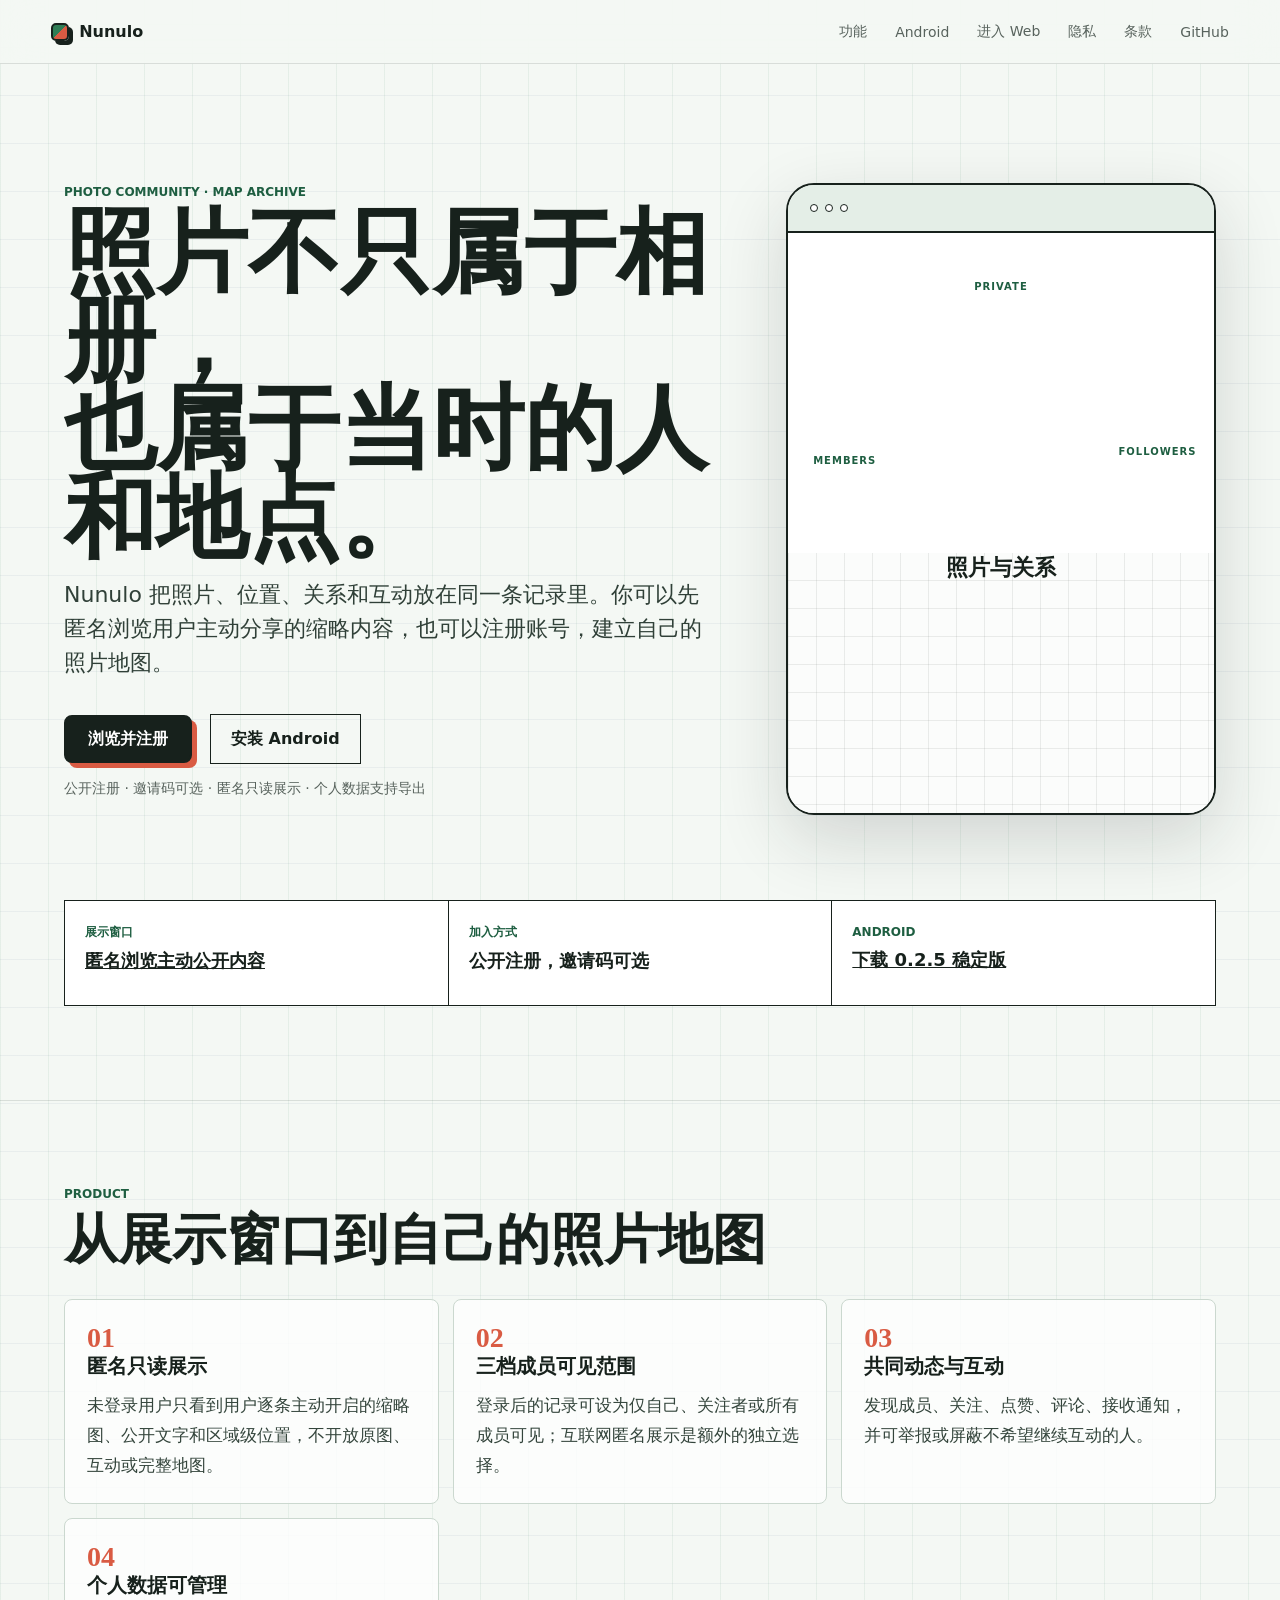
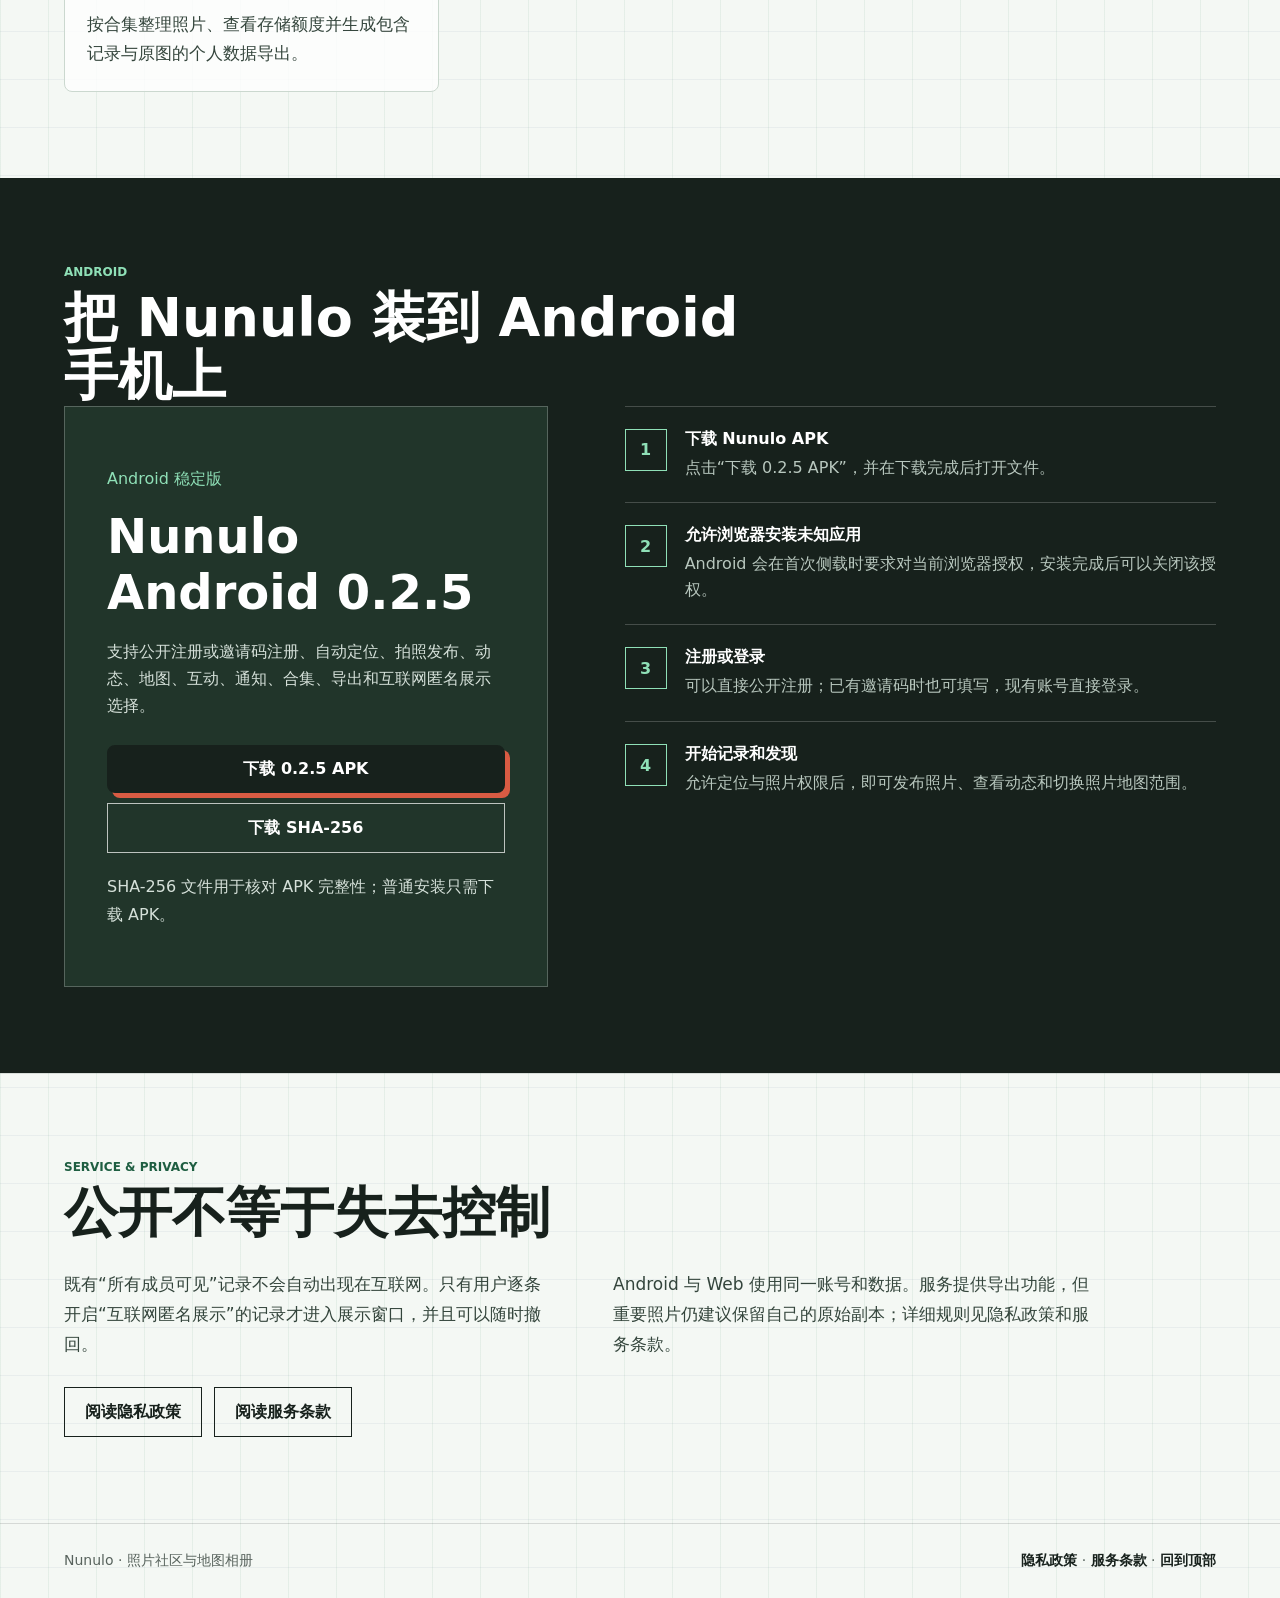
<file: release-site/index.html>
<!doctype html>
<html lang="zh-CN">
  <head>
    <link rel="icon" href="/nunulo-mark.svg" type="image/svg+xml" />
    <link rel="manifest" href="/manifest.webmanifest" />
    <link rel="apple-touch-icon" href="/apple-touch-icon.png" />
    <meta name="theme-color" content="#E8635C" />
    <meta charset="utf-8" />
    <meta name="viewport" content="width=device-width, initial-scale=1" />
    <meta name="description" content="Nunulo 是一个照片社区与地图相册，支持匿名只读浏览、公开注册、共同记录、互动、合集与个人数据管理。" />
    <title>Nunulo | 照片社区与地图相册</title>
    <link rel="stylesheet" href="./styles.css" />
  </head>
  <body>
    <header class="site-header" aria-label="站点导航">
      <a class="brand" href="#top" aria-label="Nunulo 首页"><span class="brand-mark" aria-hidden="true"></span><span>Nunulo</span></a>
      <nav class="nav-links" aria-label="页面链接"><a href="#features">功能</a><a href="#download">Android</a><a href="/app/">进入 Web</a><a href="/privacy/">隐私</a><a href="/terms/">条款</a><a href="https://github.com/Nunulo">GitHub</a></nav>
    </header>

    <main id="top">
      <section class="hero" aria-labelledby="hero-title">
        <div class="hero-copy">
          <p class="eyebrow">Photo community · map archive</p>
          <h1 id="hero-title">照片不只属于相册，<br />也属于当时的人和地点。</h1>
          <p class="lede">Nunulo 把照片、位置、关系和互动放在同一条记录里。你可以先匿名浏览用户主动分享的缩略内容，也可以注册账号，建立自己的照片地图。</p>
          <div class="hero-actions"><a class="primary-action" href="/app/">浏览并注册</a><a class="secondary-action" href="#download">安装 Android</a></div>
          <p class="release-note">公开注册 · 邀请码可选 · 匿名只读展示 · 个人数据支持导出</p>
        </div>
        <aside class="screen-slot" aria-label="Nunulo 核心能力">
          <div class="slot-topline"><span></span><span></span><span></span></div>
          <div class="photo-orbit"><span>PRIVATE</span><span>FOLLOWERS</span><span>MEMBERS</span><strong>PHOTO<br />WORLD</strong></div>
          <div class="slot-body"><p>照片与关系</p><span>匿名发现、公开注册、多人动态、地图、互动、合集、导出与治理</span></div>
        </aside>
      </section>

      <section class="status-band" aria-label="当前状态">
        <div><span class="status-label">展示窗口</span><strong><a href="/app/">匿名浏览主动公开内容</a></strong></div>
        <div><span class="status-label">加入方式</span><strong>公开注册，邀请码可选</strong></div>
        <div><span class="status-label">Android</span><strong><a href="#download">下载 0.2.5 稳定版</a></strong></div>
      </section>

      <section class="section" id="features" aria-labelledby="features-title">
        <div class="section-heading"><p class="eyebrow">Product</p><h2 id="features-title">从展示窗口到自己的照片地图</h2></div>
        <div class="surface-list feature-list">
          <article><span>01</span><h3>匿名只读展示</h3><p>未登录用户只看到用户逐条主动开启的缩略图、公开文字和区域级位置，不开放原图、互动或完整地图。</p></article>
          <article><span>02</span><h3>三档成员可见范围</h3><p>登录后的记录可设为仅自己、关注者或所有成员可见；互联网匿名展示是额外的独立选择。</p></article>
          <article><span>03</span><h3>共同动态与互动</h3><p>发现成员、关注、点赞、评论、接收通知，并可举报或屏蔽不希望继续互动的人。</p></article>
          <article><span>04</span><h3>个人数据可管理</h3><p>按合集整理照片、查看存储额度并生成包含记录与原图的个人数据导出。</p></article>
        </div>
      </section>

      <section class="section download-section" id="download" aria-labelledby="download-title">
        <div class="section-heading"><p class="eyebrow">Android</p><h2 id="download-title">把 Nunulo 装到 Android 手机上</h2></div>
        <div class="download-grid">
          <div class="download-card">
            <p class="download-kicker">Android 稳定版</p>
            <h3>Nunulo Android 0.2.5</h3>
            <p>支持公开注册或邀请码注册、自动定位、拍照发布、动态、地图、互动、通知、合集、导出和互联网匿名展示选择。</p>
            <div class="download-actions">
              <a class="primary-action" href="https://github.com/nunulo/nunulo-android/releases/download/v0.2.5/nunulo-android.apk">下载 0.2.5 APK</a>
              <a class="secondary-action" href="https://github.com/nunulo/nunulo-android/releases/download/v0.2.5/nunulo-android.sha256">下载 SHA-256</a>
            </div>
            <p class="download-note">SHA-256 文件用于核对 APK 完整性；普通安装只需下载 APK。</p>
          </div>
          <ol class="install-steps">
            <li><span>1</span><div><strong>下载 Nunulo APK</strong><p>点击“下载 0.2.5 APK”，并在下载完成后打开文件。</p></div></li>
            <li><span>2</span><div><strong>允许浏览器安装未知应用</strong><p>Android 会在首次侧载时要求对当前浏览器授权，安装完成后可以关闭该授权。</p></div></li>
            <li><span>3</span><div><strong>注册或登录</strong><p>可以直接公开注册；已有邀请码时也可填写，现有账号直接登录。</p></div></li>
            <li><span>4</span><div><strong>开始记录和发现</strong><p>允许定位与照片权限后，即可发布照片、查看动态和切换照片地图范围。</p></div></li>
          </ol>
        </div>
      </section>

      <section class="section boundaries" aria-labelledby="boundaries-title">
        <div class="section-heading"><p class="eyebrow">Service & privacy</p><h2 id="boundaries-title">公开不等于失去控制</h2></div>
        <div class="copy-grid"><p>既有“所有成员可见”记录不会自动出现在互联网。只有用户逐条开启“互联网匿名展示”的记录才进入展示窗口，并且可以随时撤回。</p><p>Android 与 Web 使用同一账号和数据。服务提供导出功能，但重要照片仍建议保留自己的原始副本；详细规则见隐私政策和服务条款。</p></div>
        <div class="policy-actions"><a class="secondary-action" href="/privacy/">阅读隐私政策</a><a class="secondary-action" href="/terms/">阅读服务条款</a></div>
      </section>
    </main>

    <footer class="site-footer"><span>Nunulo · 照片社区与地图相册</span><span><a href="/privacy/">隐私政策</a> · <a href="/terms/">服务条款</a> · <a href="#top">回到顶部</a></span></footer>
  </body>
</html>
</file>
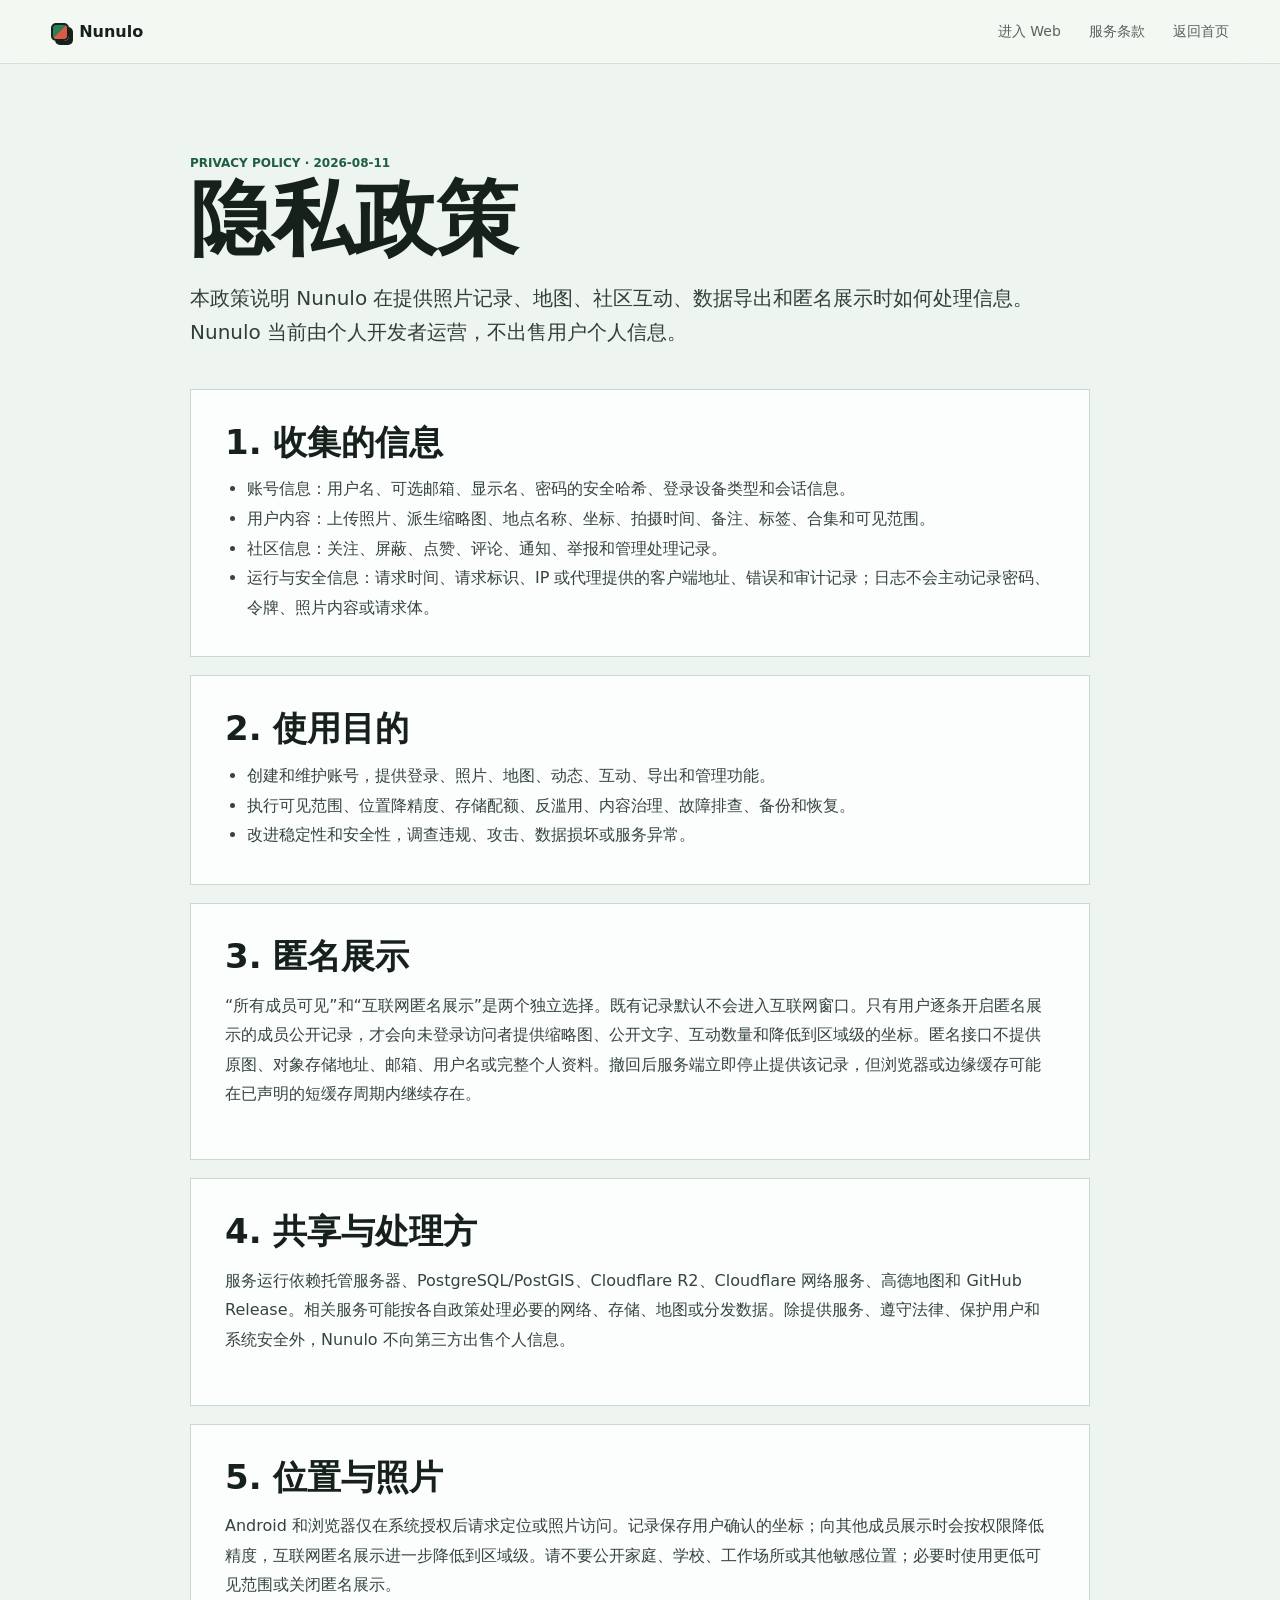
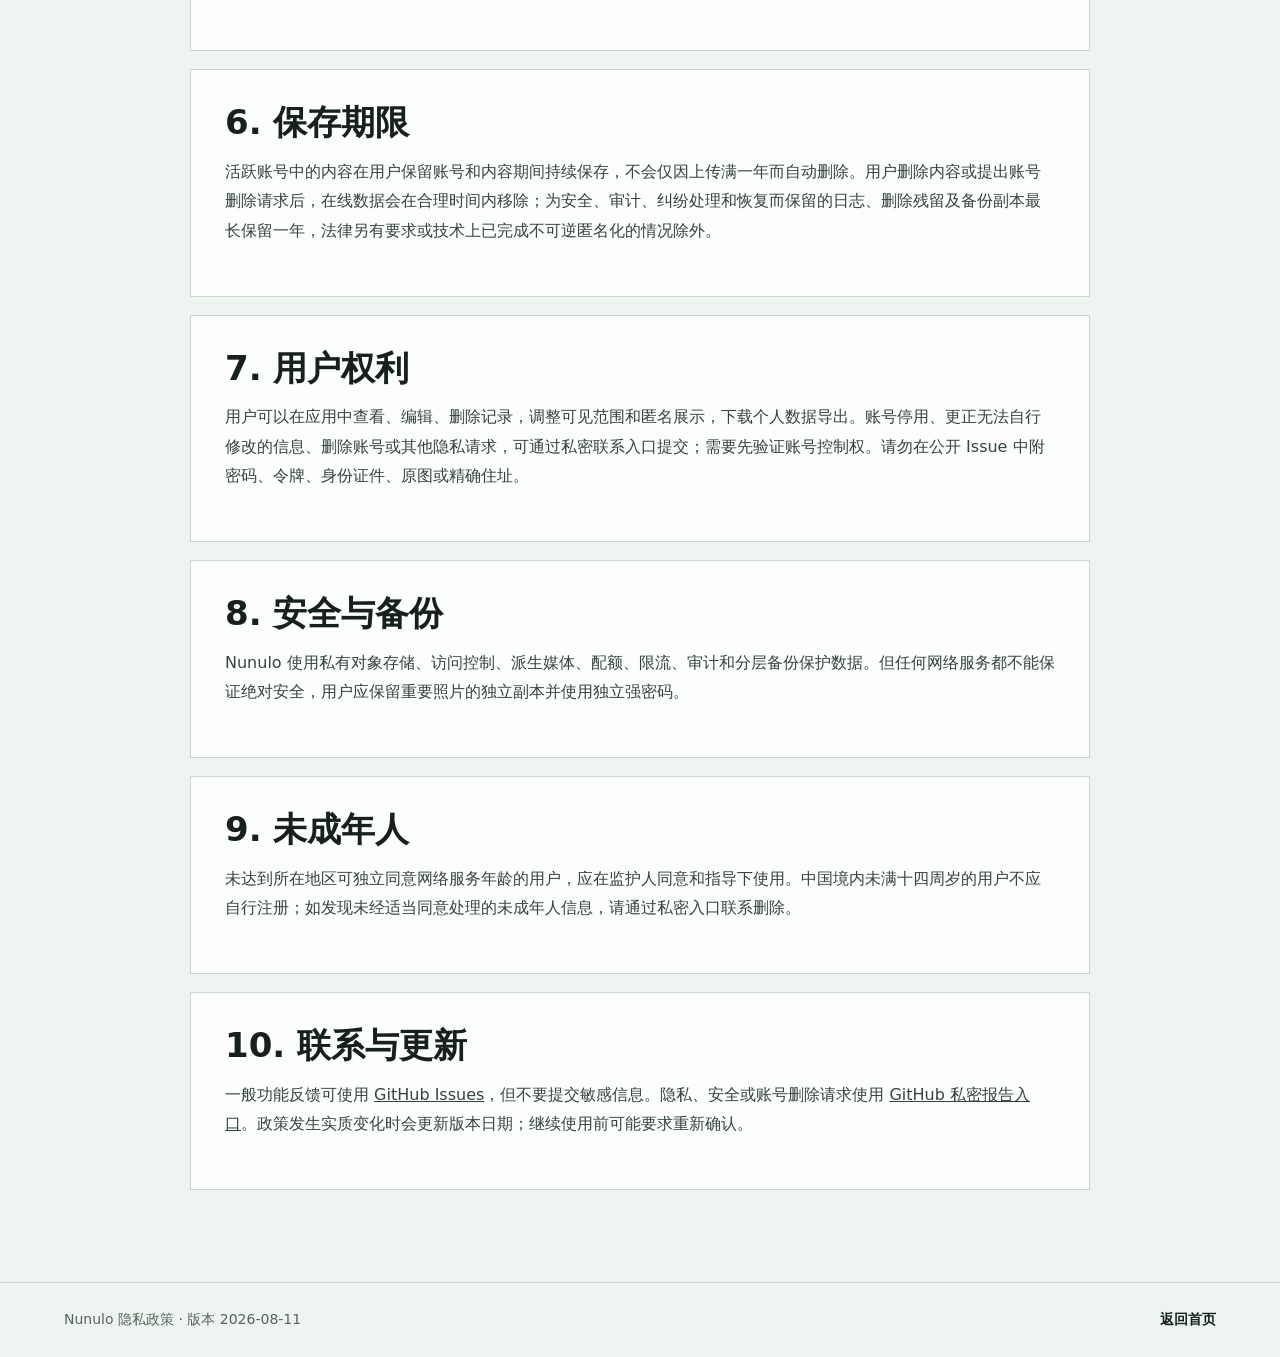
<file: release-site/privacy/index.html>
<!doctype html>
<html lang="zh-CN">
  <head>
    <meta charset="utf-8" />
    <meta name="viewport" content="width=device-width, initial-scale=1" />
    <meta name="description" content="Nunulo 隐私政策" />
    <title>隐私政策 | Nunulo</title>
    <link rel="stylesheet" href="../styles.css" />
  </head>
  <body class="policy-page">
    <header class="site-header"><a class="brand" href="/"><span class="brand-mark" aria-hidden="true"></span><span>Nunulo</span></a><nav class="nav-links"><a href="/app/">进入 Web</a><a href="/terms/">服务条款</a><a href="/">返回首页</a></nav></header>
    <main class="policy-document">
      <p class="eyebrow">Privacy policy · 2026-08-11</p>
      <h1>隐私政策</h1>
      <p class="policy-lede">本政策说明 Nunulo 在提供照片记录、地图、社区互动、数据导出和匿名展示时如何处理信息。Nunulo 当前由个人开发者运营，不出售用户个人信息。</p>

      <section><h2>1. 收集的信息</h2><ul><li>账号信息：用户名、可选邮箱、显示名、密码的安全哈希、登录设备类型和会话信息。</li><li>用户内容：上传照片、派生缩略图、地点名称、坐标、拍摄时间、备注、标签、合集和可见范围。</li><li>社区信息：关注、屏蔽、点赞、评论、通知、举报和管理处理记录。</li><li>运行与安全信息：请求时间、请求标识、IP 或代理提供的客户端地址、错误和审计记录；日志不会主动记录密码、令牌、照片内容或请求体。</li></ul></section>

      <section><h2>2. 使用目的</h2><ul><li>创建和维护账号，提供登录、照片、地图、动态、互动、导出和管理功能。</li><li>执行可见范围、位置降精度、存储配额、反滥用、内容治理、故障排查、备份和恢复。</li><li>改进稳定性和安全性，调查违规、攻击、数据损坏或服务异常。</li></ul></section>

      <section><h2>3. 匿名展示</h2><p>“所有成员可见”和“互联网匿名展示”是两个独立选择。既有记录默认不会进入互联网窗口。只有用户逐条开启匿名展示的成员公开记录，才会向未登录访问者提供缩略图、公开文字、互动数量和降低到区域级的坐标。匿名接口不提供原图、对象存储地址、邮箱、用户名或完整个人资料。撤回后服务端立即停止提供该记录，但浏览器或边缘缓存可能在已声明的短缓存周期内继续存在。</p></section>

      <section><h2>4. 共享与处理方</h2><p>服务运行依赖托管服务器、PostgreSQL/PostGIS、Cloudflare R2、Cloudflare 网络服务、高德地图和 GitHub Release。相关服务可能按各自政策处理必要的网络、存储、地图或分发数据。除提供服务、遵守法律、保护用户和系统安全外，Nunulo 不向第三方出售个人信息。</p></section>

      <section><h2>5. 位置与照片</h2><p>Android 和浏览器仅在系统授权后请求定位或照片访问。记录保存用户确认的坐标；向其他成员展示时会按权限降低精度，互联网匿名展示进一步降低到区域级。请不要公开家庭、学校、工作场所或其他敏感位置；必要时使用更低可见范围或关闭匿名展示。</p></section>

      <section><h2>6. 保存期限</h2><p>活跃账号中的内容在用户保留账号和内容期间持续保存，不会仅因上传满一年而自动删除。用户删除内容或提出账号删除请求后，在线数据会在合理时间内移除；为安全、审计、纠纷处理和恢复而保留的日志、删除残留及备份副本最长保留一年，法律另有要求或技术上已完成不可逆匿名化的情况除外。</p></section>

      <section><h2>7. 用户权利</h2><p>用户可以在应用中查看、编辑、删除记录，调整可见范围和匿名展示，下载个人数据导出。账号停用、更正无法自行修改的信息、删除账号或其他隐私请求，可通过私密联系入口提交；需要先验证账号控制权。请勿在公开 Issue 中附密码、令牌、身份证件、原图或精确住址。</p></section>

      <section><h2>8. 安全与备份</h2><p>Nunulo 使用私有对象存储、访问控制、派生媒体、配额、限流、审计和分层备份保护数据。但任何网络服务都不能保证绝对安全，用户应保留重要照片的独立副本并使用独立强密码。</p></section>

      <section><h2>9. 未成年人</h2><p>未达到所在地区可独立同意网络服务年龄的用户，应在监护人同意和指导下使用。中国境内未满十四周岁的用户不应自行注册；如发现未经适当同意处理的未成年人信息，请通过私密入口联系删除。</p></section>

      <section><h2>10. 联系与更新</h2><p>一般功能反馈可使用 <a href="https://github.com/nunulo/nunulo-site/issues">GitHub Issues</a>，但不要提交敏感信息。隐私、安全或账号删除请求使用 <a href="https://github.com/nunulo/nunulo-site/security/advisories/new">GitHub 私密报告入口</a>。政策发生实质变化时会更新版本日期；继续使用前可能要求重新确认。</p></section>
    </main>
    <footer class="site-footer"><span>Nunulo 隐私政策 · 版本 2026-08-11</span><a href="/">返回首页</a></footer>
  </body>
</html>
</file>
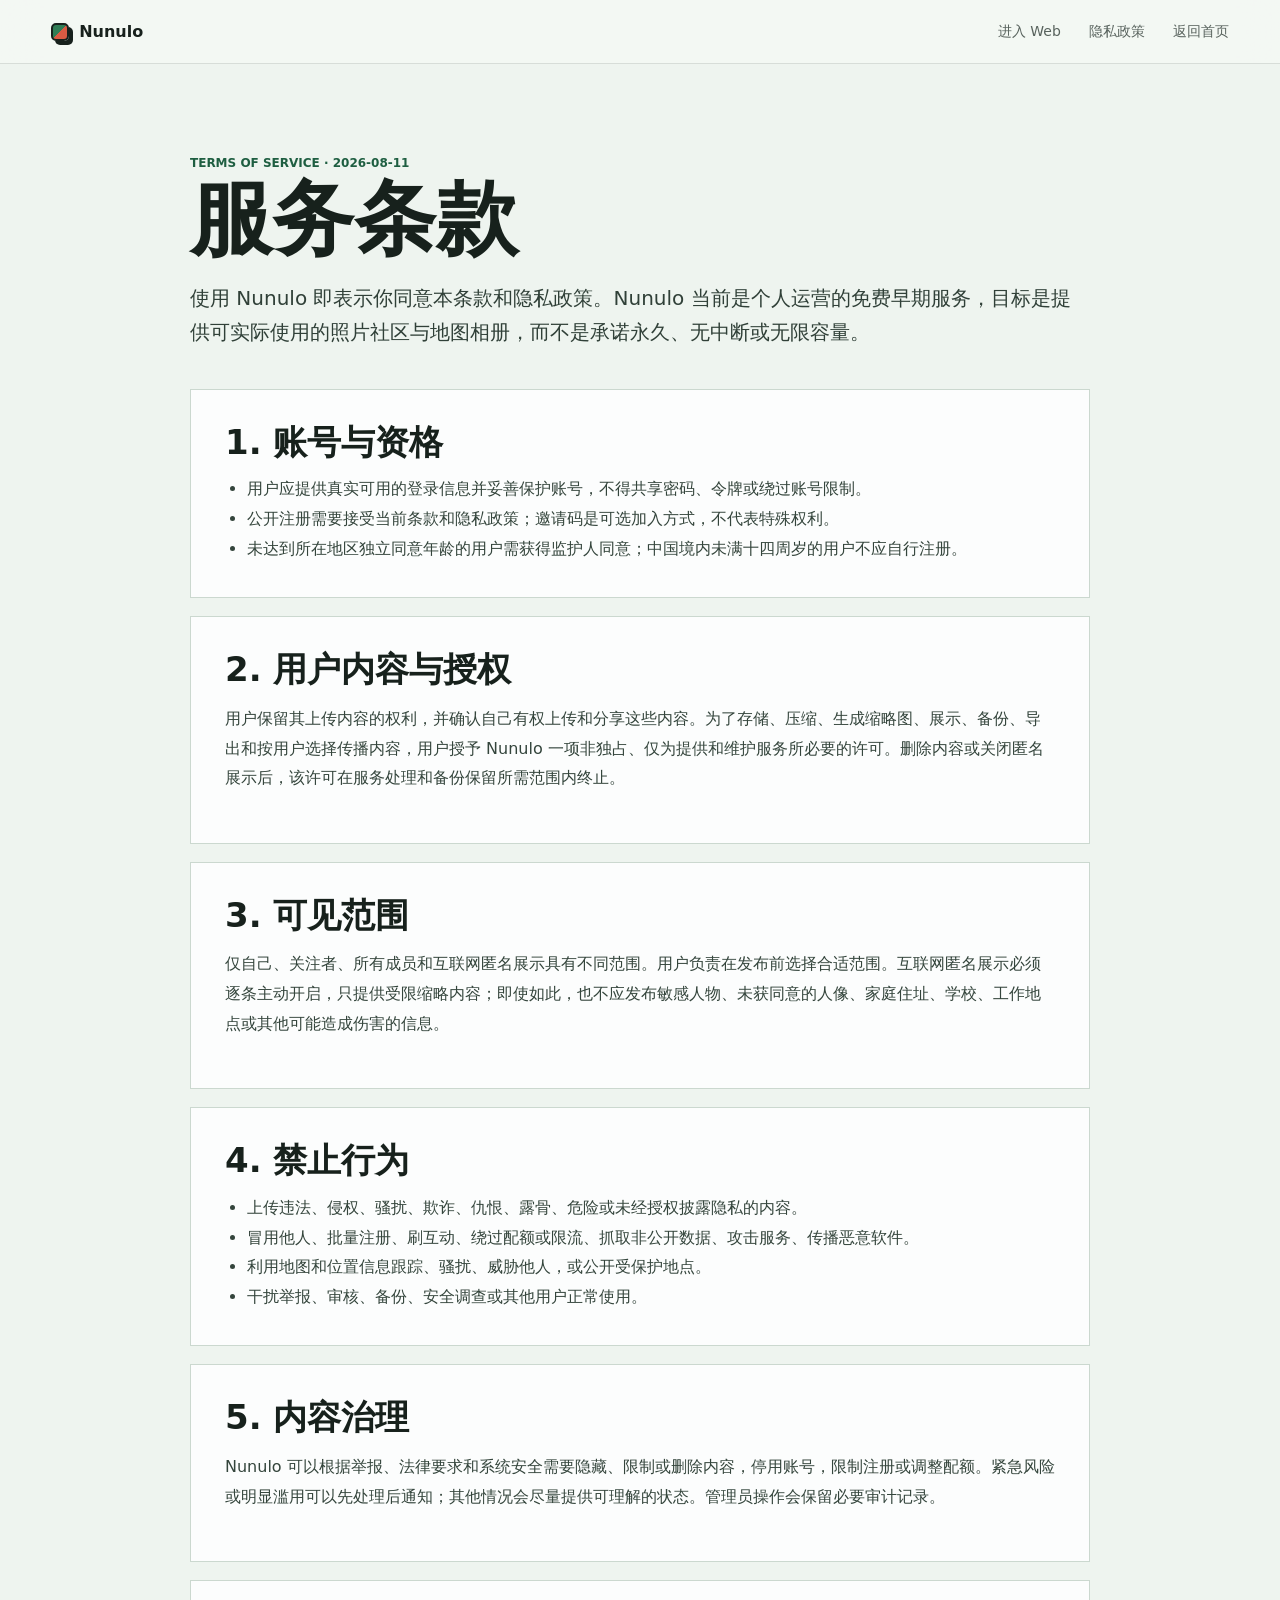
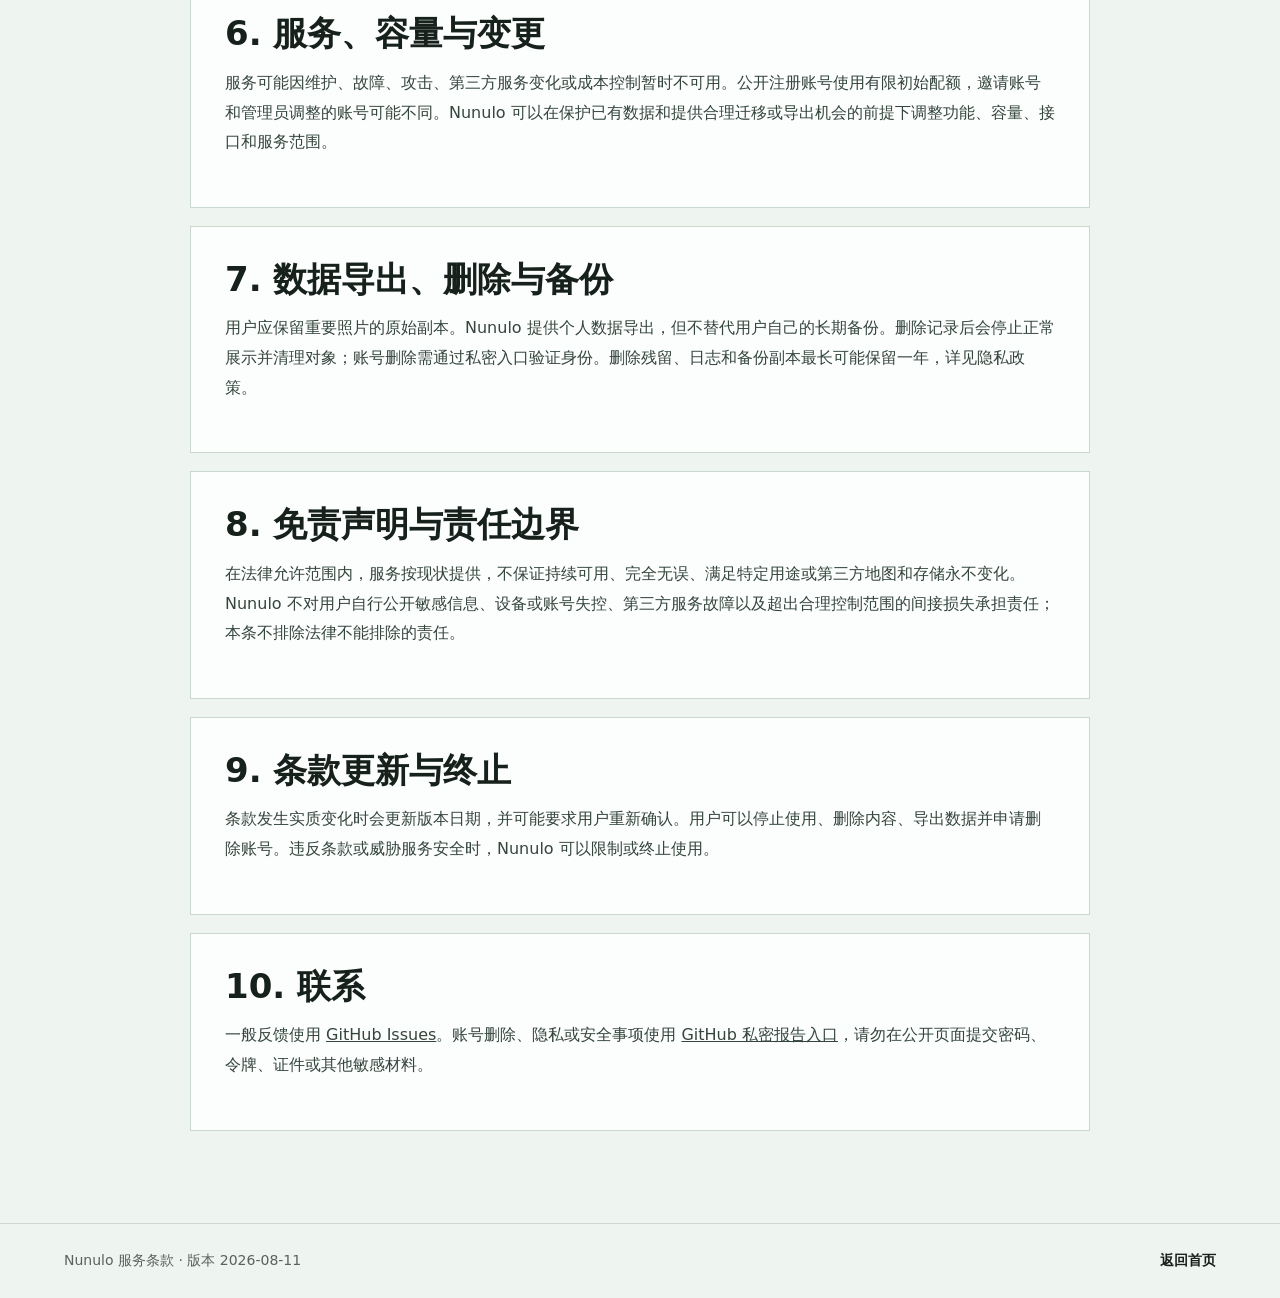
<file: release-site/terms/index.html>
<!doctype html>
<html lang="zh-CN">
  <head>
    <meta charset="utf-8" />
    <meta name="viewport" content="width=device-width, initial-scale=1" />
    <meta name="description" content="Nunulo 服务条款" />
    <title>服务条款 | Nunulo</title>
    <link rel="stylesheet" href="../styles.css" />
  </head>
  <body class="policy-page">
    <header class="site-header"><a class="brand" href="/"><span class="brand-mark" aria-hidden="true"></span><span>Nunulo</span></a><nav class="nav-links"><a href="/app/">进入 Web</a><a href="/privacy/">隐私政策</a><a href="/">返回首页</a></nav></header>
    <main class="policy-document">
      <p class="eyebrow">Terms of service · 2026-08-11</p>
      <h1>服务条款</h1>
      <p class="policy-lede">使用 Nunulo 即表示你同意本条款和隐私政策。Nunulo 当前是个人运营的免费早期服务，目标是提供可实际使用的照片社区与地图相册，而不是承诺永久、无中断或无限容量。</p>

      <section><h2>1. 账号与资格</h2><ul><li>用户应提供真实可用的登录信息并妥善保护账号，不得共享密码、令牌或绕过账号限制。</li><li>公开注册需要接受当前条款和隐私政策；邀请码是可选加入方式，不代表特殊权利。</li><li>未达到所在地区独立同意年龄的用户需获得监护人同意；中国境内未满十四周岁的用户不应自行注册。</li></ul></section>

      <section><h2>2. 用户内容与授权</h2><p>用户保留其上传内容的权利，并确认自己有权上传和分享这些内容。为了存储、压缩、生成缩略图、展示、备份、导出和按用户选择传播内容，用户授予 Nunulo 一项非独占、仅为提供和维护服务所必要的许可。删除内容或关闭匿名展示后，该许可在服务处理和备份保留所需范围内终止。</p></section>

      <section><h2>3. 可见范围</h2><p>仅自己、关注者、所有成员和互联网匿名展示具有不同范围。用户负责在发布前选择合适范围。互联网匿名展示必须逐条主动开启，只提供受限缩略内容；即使如此，也不应发布敏感人物、未获同意的人像、家庭住址、学校、工作地点或其他可能造成伤害的信息。</p></section>

      <section><h2>4. 禁止行为</h2><ul><li>上传违法、侵权、骚扰、欺诈、仇恨、露骨、危险或未经授权披露隐私的内容。</li><li>冒用他人、批量注册、刷互动、绕过配额或限流、抓取非公开数据、攻击服务、传播恶意软件。</li><li>利用地图和位置信息跟踪、骚扰、威胁他人，或公开受保护地点。</li><li>干扰举报、审核、备份、安全调查或其他用户正常使用。</li></ul></section>

      <section><h2>5. 内容治理</h2><p>Nunulo 可以根据举报、法律要求和系统安全需要隐藏、限制或删除内容，停用账号，限制注册或调整配额。紧急风险或明显滥用可以先处理后通知；其他情况会尽量提供可理解的状态。管理员操作会保留必要审计记录。</p></section>

      <section><h2>6. 服务、容量与变更</h2><p>服务可能因维护、故障、攻击、第三方服务变化或成本控制暂时不可用。公开注册账号使用有限初始配额，邀请账号和管理员调整的账号可能不同。Nunulo 可以在保护已有数据和提供合理迁移或导出机会的前提下调整功能、容量、接口和服务范围。</p></section>

      <section><h2>7. 数据导出、删除与备份</h2><p>用户应保留重要照片的原始副本。Nunulo 提供个人数据导出，但不替代用户自己的长期备份。删除记录后会停止正常展示并清理对象；账号删除需通过私密入口验证身份。删除残留、日志和备份副本最长可能保留一年，详见隐私政策。</p></section>

      <section><h2>8. 免责声明与责任边界</h2><p>在法律允许范围内，服务按现状提供，不保证持续可用、完全无误、满足特定用途或第三方地图和存储永不变化。Nunulo 不对用户自行公开敏感信息、设备或账号失控、第三方服务故障以及超出合理控制范围的间接损失承担责任；本条不排除法律不能排除的责任。</p></section>

      <section><h2>9. 条款更新与终止</h2><p>条款发生实质变化时会更新版本日期，并可能要求用户重新确认。用户可以停止使用、删除内容、导出数据并申请删除账号。违反条款或威胁服务安全时，Nunulo 可以限制或终止使用。</p></section>

      <section><h2>10. 联系</h2><p>一般反馈使用 <a href="https://github.com/nunulo/nunulo-site/issues">GitHub Issues</a>。账号删除、隐私或安全事项使用 <a href="https://github.com/nunulo/nunulo-site/security/advisories/new">GitHub 私密报告入口</a>，请勿在公开页面提交密码、令牌、证件或其他敏感材料。</p></section>
    </main>
    <footer class="site-footer"><span>Nunulo 服务条款 · 版本 2026-08-11</span><a href="/">返回首页</a></footer>
  </body>
</html>
</file>
<file: release-site/styles.css>
:root {
  color-scheme: light;
  --paper: #f4f8f4;
  --ink: #17211c;
  --muted: #58635d;
  --line: #cbd8cf;
  --leaf: #2f7d55;
  --leaf-deep: #1e5e41;
  --coral: #d95b43;
  --blue: #476a86;
  --white: #ffffff;
  --shadow: 0 24px 70px rgba(23, 33, 28, 0.16);
  font-family: Inter, "Noto Sans SC", "Microsoft YaHei", system-ui, -apple-system, BlinkMacSystemFont, sans-serif;
  background: var(--paper);
  color: var(--ink);
}

* {
  box-sizing: border-box;
}

html {
  scroll-behavior: smooth;
}

body {
  margin: 0;
  min-width: 320px;
  background:
    linear-gradient(90deg, rgba(47, 125, 85, 0.08) 1px, transparent 1px) 0 0 / 48px 48px,
    linear-gradient(0deg, rgba(71, 106, 134, 0.07) 1px, transparent 1px) 0 0 / 48px 48px,
    var(--paper);
}

a {
  color: inherit;
}

.site-header {
  position: sticky;
  top: 0;
  z-index: 10;
  display: flex;
  align-items: center;
  justify-content: space-between;
  gap: 24px;
  min-height: 64px;
  padding: 14px clamp(18px, 4vw, 56px);
  border-bottom: 1px solid rgba(23, 33, 28, 0.12);
  background: rgba(244, 248, 244, 0.92);
  backdrop-filter: blur(18px);
}

.brand,
.nav-links {
  display: flex;
  align-items: center;
}

.brand {
  gap: 10px;
  font-weight: 760;
  text-decoration: none;
}

.brand-mark {
  width: 18px;
  height: 18px;
  border: 2px solid var(--ink);
  border-radius: 5px;
  background: linear-gradient(135deg, var(--leaf) 0 48%, var(--coral) 48% 100%);
  box-shadow: 4px 4px 0 var(--ink);
}

.nav-links {
  gap: clamp(12px, 3vw, 28px);
  font-size: 14px;
  color: var(--muted);
}

.nav-links a {
  text-decoration: none;
}

.nav-links a:hover,
.nav-links a:focus-visible {
  color: var(--ink);
}

.hero {
  display: grid;
  grid-template-columns: minmax(0, 1fr) minmax(280px, 430px);
  align-items: center;
  gap: clamp(28px, 6vw, 84px);
  min-height: calc(100svh - 64px);
  padding: clamp(44px, 8vw, 92px) clamp(18px, 5vw, 72px) clamp(34px, 5vw, 58px);
}

.hero-copy {
  max-width: 760px;
}

.eyebrow,
.status-label {
  margin: 0;
  color: var(--leaf-deep);
  font-size: 12px;
  font-weight: 780;
  letter-spacing: 0;
  text-transform: uppercase;
}

h1,
h2,
h3,
p {
  overflow-wrap: anywhere;
}

h1 {
  margin: 10px 0 16px;
  font-size: 92px;
  line-height: 0.96;
  letter-spacing: 0;
  font-weight: 860;
}

.lede {
  max-width: 650px;
  margin: 0;
  color: #304038;
  font-size: 22px;
  line-height: 1.55;
}

.hero-actions {
  display: flex;
  flex-wrap: wrap;
  align-items: center;
  gap: 14px 18px;
  margin-top: 34px;
}

.primary-action {
  display: inline-flex;
  align-items: center;
  justify-content: center;
  min-height: 48px;
  padding: 0 22px;
  border: 2px solid var(--ink);
  border-radius: 8px;
  background: var(--ink);
  color: var(--white);
  font-weight: 760;
  text-decoration: none;
  box-shadow: 5px 5px 0 var(--coral);
  transition: transform 160ms ease, box-shadow 160ms ease;
}

.secondary-action {
  display: inline-flex;
  align-items: center;
  justify-content: center;
  min-height: 50px;
  padding: 0 20px;
  border: 1px solid var(--ink);
  color: var(--ink);
  font-weight: 800;
  text-decoration: none;
}

.photo-orbit {
  position: relative;
  display: grid;
  place-items: center;
  min-height: 280px;
  margin: 20px;
  border: 1px solid rgba(255, 255, 255, 0.25);
  border-radius: 50%;
  color: var(--white);
}

.photo-orbit::before,
.photo-orbit::after {
  content: "";
  position: absolute;
  inset: 16%;
  border: 1px dashed rgba(255, 255, 255, 0.35);
  border-radius: 50%;
}

.photo-orbit::after {
  inset: 32%;
}

.photo-orbit strong {
  z-index: 1;
  text-align: center;
  font-family: Georgia, serif;
  font-size: 34px;
  line-height: 0.95;
}

.photo-orbit span {
  position: absolute;
  z-index: 1;
  padding: 5px 8px;
  background: var(--white);
  color: var(--leaf-deep);
  font-size: 10px;
  font-weight: 900;
  letter-spacing: 0.1em;
}

.photo-orbit span:nth-child(1) { top: 8%; }
.photo-orbit span:nth-child(2) { right: -3%; bottom: 25%; }
.photo-orbit span:nth-child(3) { left: -1%; bottom: 22%; }

.status-band a {
  color: inherit;
}

.feature-list {
  grid-template-columns: repeat(4, minmax(0, 1fr));
}

.feature-list article > span {
  color: var(--coral);
  font: 800 28px Georgia, serif;
}

.download-section {
  background: var(--ink);
  color: var(--white);
}

.download-section .eyebrow,
.download-section .download-kicker {
  color: #8fe0b7;
}

.download-grid {
  display: grid;
  grid-template-columns: minmax(0, 0.9fr) minmax(0, 1.1fr);
  gap: clamp(28px, 6vw, 84px);
  align-items: start;
}

.download-card {
  padding: clamp(24px, 4vw, 42px);
  border: 1px solid rgba(255, 255, 255, 0.24);
  background: #21352a;
}

.download-card h3 {
  font-size: clamp(28px, 4vw, 48px);
  margin: 10px 0 18px;
}

.download-card p {
  color: #d5e0d9;
  line-height: 1.7;
}

.download-actions {
  display: grid;
  gap: 10px;
  margin: 26px 0 20px;
}

.download-section .secondary-action {
  border-color: rgba(255, 255, 255, 0.7);
  color: var(--white);
}

.download-card code {
  display: block;
  padding: 12px;
  background: #102119;
  color: #8fe0b7;
}

.install-steps {
  display: grid;
  gap: 0;
  margin: 0;
  padding: 0;
  list-style: none;
}

.install-steps li {
  display: grid;
  grid-template-columns: auto 1fr;
  gap: 18px;
  padding: 22px 0;
  border-top: 1px solid rgba(255, 255, 255, 0.2);
}

.install-steps li > span {
  display: grid;
  place-items: center;
  width: 42px;
  height: 42px;
  border: 1px solid #8fe0b7;
  color: #8fe0b7;
  font-weight: 900;
}

.install-steps p {
  margin: 5px 0 0;
  color: #b8c7be;
  line-height: 1.6;
}

.primary-action:hover,
.primary-action:focus-visible {
  transform: translate(-2px, -2px);
  box-shadow: 7px 7px 0 var(--coral);
}

.release-note {
  color: var(--muted);
  font-size: 14px;
  line-height: 1.5;
}

.screen-slot {
  width: min(100%, 430px);
  aspect-ratio: 0.68;
  justify-self: center;
  border: 2px solid var(--ink);
  border-radius: 28px;
  background: var(--white);
  box-shadow: var(--shadow);
  overflow: hidden;
}

.slot-topline {
  display: flex;
  gap: 7px;
  align-items: center;
  height: 48px;
  padding: 0 22px;
  border-bottom: 2px solid var(--ink);
  background: #e4eee7;
}

.slot-topline span {
  width: 8px;
  height: 8px;
  border: 1px solid var(--ink);
  border-radius: 50%;
  background: var(--white);
}

.slot-body {
  display: grid;
  place-content: stretch;
  min-height: calc(100% - 48px);
  padding: 0;
  text-align: center;
  background:
    linear-gradient(90deg, rgba(23, 33, 28, 0.08) 1px, transparent 1px) 0 0 / 28px 28px,
    linear-gradient(0deg, rgba(23, 33, 28, 0.08) 1px, transparent 1px) 0 0 / 28px 28px,
    #fbfcfb;
}

.slot-body p {
  margin: 0 0 8px;
  font-size: 22px;
  font-weight: 820;
}

.slot-body span {
  color: var(--muted);
  font-size: 14px;
}

.status-band {
  display: grid;
  grid-template-columns: repeat(3, minmax(0, 1fr));
  gap: 1px;
  margin: 0 clamp(18px, 5vw, 72px) clamp(56px, 8vw, 94px);
  border: 1px solid var(--ink);
  background: var(--ink);
}

.status-band > div {
  min-height: 104px;
  padding: 20px;
  background: var(--white);
}

.status-band strong {
  display: block;
  margin-top: 8px;
  font-size: 18px;
  line-height: 1.35;
}

.section {
  padding: clamp(44px, 8vw, 86px) clamp(18px, 5vw, 72px);
  border-top: 1px solid rgba(23, 33, 28, 0.12);
}

.section-heading {
  display: grid;
  gap: 10px;
  max-width: 720px;
}

h2 {
  margin: 0;
  font-size: 54px;
  line-height: 1.08;
  letter-spacing: 0;
}

.copy-grid {
  display: grid;
  grid-template-columns: repeat(2, minmax(0, 1fr));
  gap: clamp(22px, 5vw, 58px);
  max-width: 1040px;
  margin-top: 28px;
}

.copy-grid p,
.surface-list p {
  margin: 0;
  color: #34453c;
  font-size: 17px;
  line-height: 1.75;
}

.policy-actions {
  display: flex;
  flex-wrap: wrap;
  gap: 12px;
  margin-top: 28px;
}

.policy-page {
  background: #eef4ef;
}

.policy-document {
  width: min(900px, calc(100% - 36px));
  margin: 0 auto;
  padding: clamp(52px, 8vw, 92px) 0;
}

.policy-document > h1 {
  margin-bottom: 22px;
  font-size: clamp(48px, 9vw, 82px);
}

.policy-lede {
  margin: 0 0 40px;
  color: #304038;
  font-size: 20px;
  line-height: 1.7;
}

.policy-document section {
  margin-top: 18px;
  padding: clamp(22px, 4vw, 34px);
  border: 1px solid var(--line);
  background: rgba(255, 255, 255, 0.86);
}

.policy-document section h2 {
  margin-bottom: 14px;
  font-size: clamp(24px, 4vw, 34px);
}

.policy-document section p,
.policy-document section li {
  color: #34453c;
  font-size: 16px;
  line-height: 1.85;
}

.policy-document section ul {
  margin: 0;
  padding-left: 22px;
}

.surface-list {
  display: grid;
  grid-template-columns: repeat(3, minmax(0, 1fr));
  gap: 14px;
  margin-top: 30px;
}

.surface-list article {
  min-height: 168px;
  padding: 22px;
  border: 1px solid var(--line);
  border-radius: 8px;
  background: rgba(255, 255, 255, 0.78);
}

.surface-list h3 {
  margin: 0 0 12px;
  font-size: 20px;
  line-height: 1.25;
}

.site-footer {
  display: flex;
  justify-content: space-between;
  gap: 18px;
  padding: 28px clamp(18px, 5vw, 72px);
  border-top: 1px solid rgba(23, 33, 28, 0.14);
  color: var(--muted);
  font-size: 14px;
}

.site-footer a {
  color: var(--ink);
  font-weight: 700;
  text-decoration: none;
}

:focus-visible {
  outline: 3px solid var(--blue);
  outline-offset: 4px;
}

@media (prefers-reduced-motion: reduce) {
  *,
  *::before,
  *::after {
    scroll-behavior: auto !important;
    transition: none !important;
  }
}

@media (max-width: 860px) {
  .site-header {
    position: static;
  }

  h1 {
    font-size: 68px;
  }

  h2 {
    font-size: 42px;
  }

  .lede {
    font-size: 20px;
  }

  .hero {
    grid-template-columns: 1fr;
    min-height: auto;
  }

  .screen-slot {
    justify-self: start;
    max-width: 330px;
  }

  .status-band,
  .copy-grid,
  .surface-list,
  .feature-list,
  .download-grid {
    grid-template-columns: 1fr;
  }
}

@media (max-width: 520px) {
  .site-header,
  .site-footer {
    align-items: flex-start;
    flex-direction: column;
  }

  .nav-links {
    width: 100%;
    justify-content: space-between;
  }

  h1 {
    font-size: 44px;
  }

  h2 {
    font-size: 32px;
  }

  .lede {
    font-size: 17px;
  }

  .primary-action {
    width: 100%;
  }

  .policy-actions .secondary-action {
    width: 100%;
  }

  .screen-slot {
    max-width: 100%;
    border-radius: 22px;
  }
}
</file>
